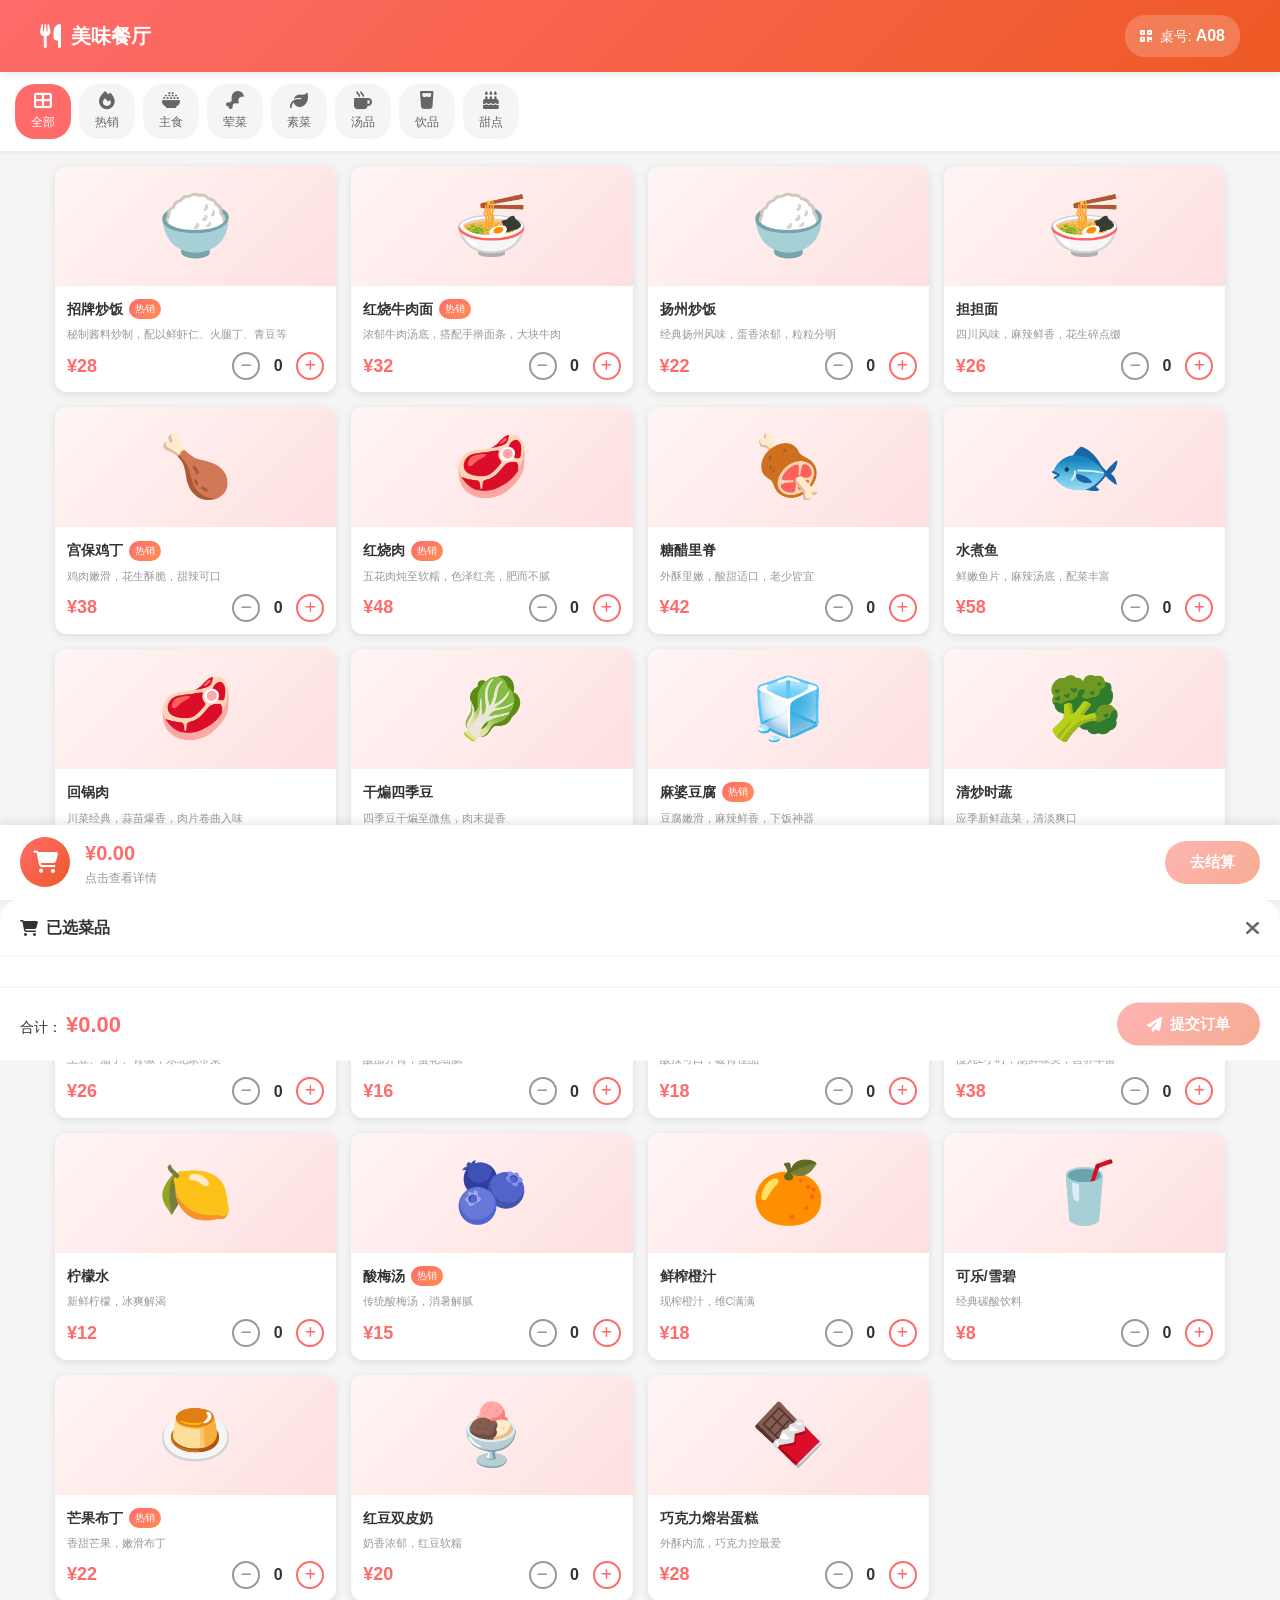
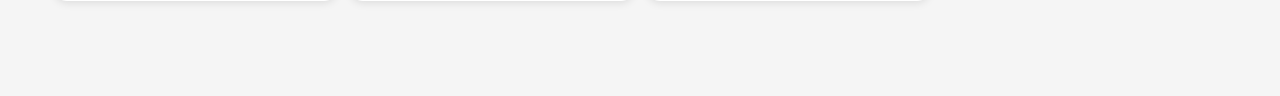
<file: index.html>
﻿<!DOCTYPE html>
<html lang="zh-CN">
<head>
    <meta charset="UTF-8">
    <meta name="viewport" content="width=device-width, initial-scale=1.0">
    <title>美味餐厅 - 扫码点餐</title>
    <link rel="stylesheet" href="css/style.css">
    <link rel="stylesheet" href="https://cdnjs.cloudflare.com/ajax/libs/font-awesome/6.4.0/css/all.min.css">
</head>
<body class="customer-page">
    <!-- 顶部导航 -->
    <header class="header">
        <div class="header-content">
            <div class="logo">
                <i class="fas fa-utensils"></i>
                <span>美味餐厅</span>
            </div>
            <div class="table-info">
                <i class="fas fa-qrcode"></i>
                <span>桌号: <strong id="table-number">A08</strong></span>
            </div>
        </div>
    </header>

    <!-- 分类导航 -->
    <nav class="category-nav">
        <div class="category-list" id="categoryList">
            <button class="category-btn active" data-category="all">
                <i class="fas fa-th-large"></i>
                <span>全部</span>
            </button>
            <button class="category-btn" data-category="hot">
                <i class="fas fa-fire"></i>
                <span>热销</span>
            </button>
            <button class="category-btn" data-category="staple">
                <i class="fas fa-bowl-rice"></i>
                <span>主食</span>
            </button>
            <button class="category-btn" data-category="meat">
                <i class="fas fa-drumstick-bite"></i>
                <span>荤菜</span>
            </button>
            <button class="category-btn" data-category="vegetable">
                <i class="fas fa-leaf"></i>
                <span>素菜</span>
            </button>
            <button class="category-btn" data-category="soup">
                <i class="fas fa-mug-hot"></i>
                <span>汤品</span>
            </button>
            <button class="category-btn" data-category="drink">
                <i class="fas fa-glass-water"></i>
                <span>饮品</span>
            </button>
            <button class="category-btn" data-category="dessert">
                <i class="fas fa-cake-candles"></i>
                <span>甜点</span>
            </button>
        </div>
    </nav>

    <!-- 菜品列表 -->
    <main class="menu-container">
        <div class="menu-grid" id="menuGrid">
            <!-- 菜品卡片将通过JavaScript动态生成 -->
        </div>
    </main>

    <!-- 购物车浮窗 -->
    <div class="cart-overlay" id="cartOverlay"></div>
    <div class="cart-panel" id="cartPanel">
        <div class="cart-header">
            <h3><i class="fas fa-shopping-cart"></i> 已选菜品</h3>
            <button class="cart-close" id="cartClose">
                <i class="fas fa-times"></i>
            </button>
        </div>
        <div class="cart-items" id="cartItems">
            <!-- 购物车商品 -->
        </div>
        <div class="cart-empty" id="cartEmpty">
            <i class="fas fa-shopping-basket"></i>
            <p>购物车是空的</p>
            <small>快去选些美味菜品吧~</small>
        </div>
        <div class="cart-footer">
            <div class="cart-total">
                <span>合计：</span>
                <span class="total-price">¥<span id="totalPrice">0.00</span></span>
            </div>
            <button class="submit-order-btn" id="submitOrder" disabled>
                <i class="fas fa-paper-plane"></i>
                提交订单
            </button>
        </div>
    </div>

    <!-- 底部购物车栏 -->
    <div class="bottom-cart-bar" id="bottomCartBar">
        <div class="cart-icon-wrapper" id="cartIconWrapper">
            <i class="fas fa-shopping-cart"></i>
            <span class="cart-badge" id="cartBadge">0</span>
        </div>
        <div class="cart-summary">
            <span class="cart-total-price">¥<span id="bottomTotalPrice">0.00</span></span>
            <span class="cart-hint">点击查看详情</span>
        </div>
        <button class="checkout-btn" id="checkoutBtn" disabled>
            去结算
        </button>
    </div>

    <!-- 订单确认弹窗 -->
    <div class="modal-overlay" id="orderModal">
        <div class="modal-content">
            <div class="modal-header">
                <h3><i class="fas fa-receipt"></i> 确认订单</h3>
                <button class="modal-close" id="modalClose">
                    <i class="fas fa-times"></i>
                </button>
            </div>
            <div class="modal-body">
                <div class="order-summary" id="orderSummary">
                    <!-- 订单摘要 -->
                </div>
                <div class="order-total-modal">
                    <span>订单总额：</span>
                    <span class="modal-total-price">¥<span id="modalTotalPrice">0.00</span></span>
                </div>
            </div>
            <div class="modal-footer">
                <button class="modal-cancel-btn" id="modalCancel">返回修改</button>
                <button class="modal-confirm-btn" id="modalConfirm">
                    <i class="fab fa-weixin"></i>
                    微信支付
                </button>
            </div>
        </div>
    </div>

    <!-- 支付成功弹窗 -->
    <div class="modal-overlay" id="successModal">
        <div class="modal-content success-modal">
            <div class="success-icon">
                <i class="fas fa-check-circle"></i>
            </div>
            <h3>下单成功！</h3>
            <p>您的订单已提交，请稍候</p>
            <div class="order-number">
                订单号：<span id="orderNumber"></span>
            </div>
            <button class="success-btn" id="successBtn">
                <i class="fas fa-clipboard-list"></i>
                查看订单
            </button>
        </div>
    </div>

    <!-- 历史订单页面 -->
    <div class="page-container" id="historyPage" style="display: none;">
        <header class="page-header">
            <button class="back-btn" id="backFromHistory">
                <i class="fas fa-arrow-left"></i>
            </button>
            <h2>历史订单</h2>
            <div></div>
        </header>
        <div class="history-orders" id="historyOrders">
            <!-- 历史订单列表 -->
        </div>
        <div class="empty-history" id="emptyHistory" style="display: none;">
            <i class="fas fa-inbox"></i>
            <p>暂无历史订单</p>
        </div>
    </div>

    <script src="js/data.js"></script>
    <script src="js/cart.js"></script>
    <script src="js/app.js"></script>
</body>
</html>
</file>
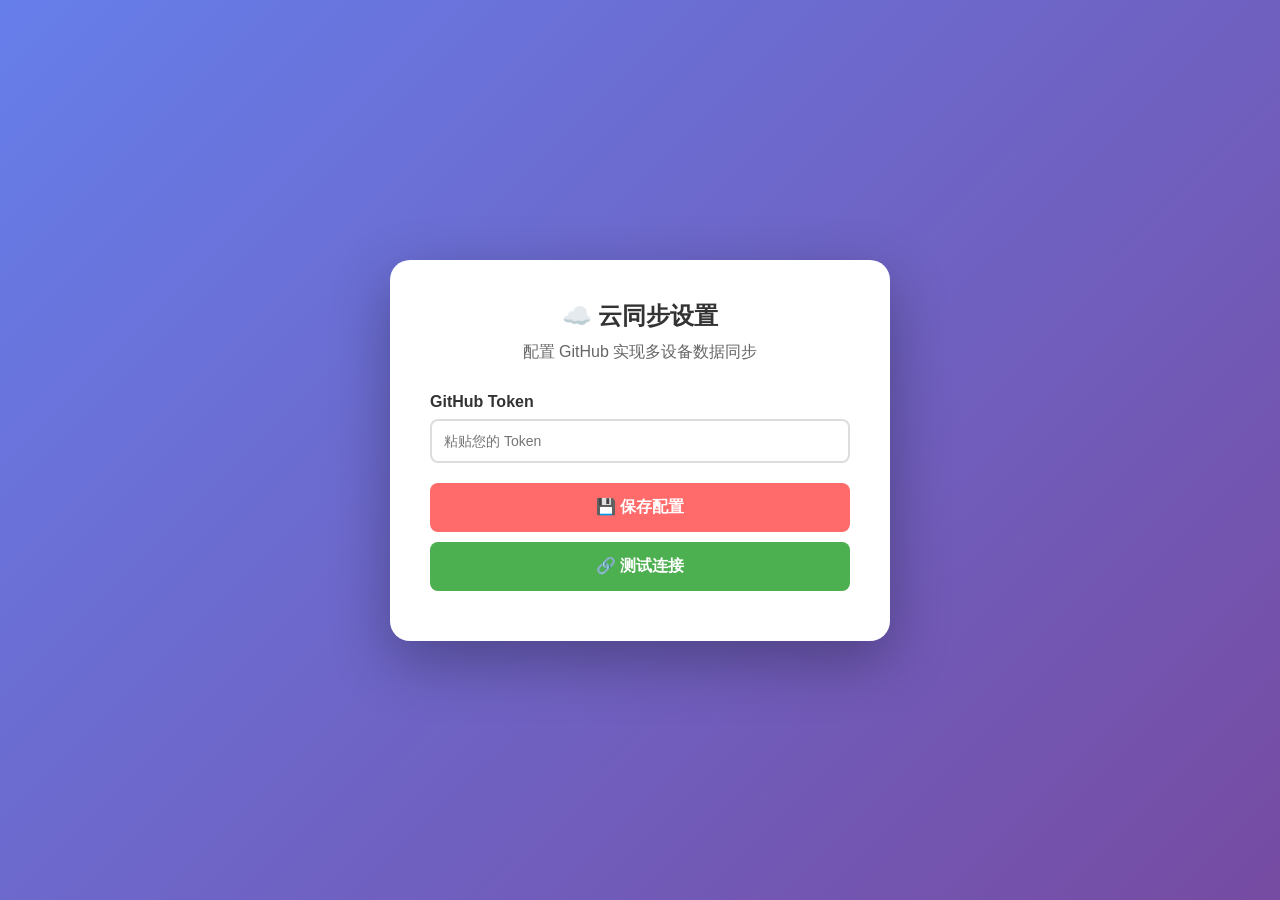
<file: setup.html>
﻿<!DOCTYPE html>
<html lang="zh-CN">
<head>
    <meta charset="UTF-8">
    <meta name="viewport" content="width=device-width, initial-scale=1.0">
    <title>系统设置 - 美味餐厅</title>
    <style>
        * { margin: 0; padding: 0; box-sizing: border-box; }
        body {
            background: linear-gradient(135deg, #667eea 0%, #764ba2 100%);
            min-height: 100vh;
            display: flex;
            align-items: center;
            justify-content: center;
            padding: 20px;
            font-family: -apple-system, BlinkMacSystemFont, sans-serif;
        }
        .container {
            background: white;
            border-radius: 20px;
            padding: 40px;
            max-width: 500px;
            width: 100%;
            box-shadow: 0 20px 60px rgba(0,0,0,0.3);
        }
        h1 { text-align: center; color: #333; margin-bottom: 10px; font-size: 24px; }
        .subtitle { text-align: center; color: #666; margin-bottom: 30px; }
        .form-group { margin-bottom: 20px; }
        label { display: block; font-weight: 600; margin-bottom: 8px; color: #333; }
        input { width: 100%; padding: 12px; border: 2px solid #ddd; border-radius: 8px; font-size: 14px; }
        input:focus { outline: none; border-color: #ff6b6b; }
        .btn { width: 100%; padding: 14px; border: none; border-radius: 8px; font-size: 16px; font-weight: 600; cursor: pointer; margin-bottom: 10px; }
        .btn-save { background: #ff6b6b; color: white; }
        .btn-test { background: #4CAF50; color: white; }
        .btn:hover { opacity: 0.9; }
        .status { padding: 15px; border-radius: 8px; margin-top: 15px; display: none; }
        .status.success { background: #e8f5e9; color: #2e7d32; display: block; }
        .status.error { background: #ffebee; color: #c62828; display: block; }
        .status.loading { background: #e3f2fd; color: #1565c0; display: block; }
        .links { margin-top: 20px; padding: 15px; background: #f5f5f5; border-radius: 8px; display: none; }
        .links.show { display: block; }
        .links a { display: block; color: #ff6b6b; margin: 5px 0; word-break: break-all; }
    </style>
</head>
<body>
    <div class="container">
        <h1>☁️ 云同步设置</h1>
        <p class="subtitle">配置 GitHub 实现多设备数据同步</p>
        
        <div class="form-group">
            <label>GitHub Token</label>
            <input type="text" id="token" placeholder="粘贴您的 Token">
        </div>
        
        <button class="btn btn-save" onclick="handleSave()">💾 保存配置</button>
        <button class="btn btn-test" onclick="handleTest()">🔗 测试连接</button>
        
        <div id="status" class="status"></div>
        
        <div id="links" class="links">
            <p><strong>✅ 配置成功！您的链接：</strong></p>
            <a id="link1" href="#" target="_blank">顾客点餐页面</a>
            <a id="link2" href="#" target="_blank">商家管理后台</a>
        </div>
    </div>

    <script>
        // Base64 编码函数（支持中文）
        function utf8_to_b64(str) {
            return window.btoa(unescape(encodeURIComponent(str)));
        }

        // 页面加载时读取保存的 Token
        window.onload = function() {
            var savedToken = localStorage.getItem('github_token');
            if (savedToken) {
                document.getElementById('token').value = savedToken;
            }
        };

        // 显示状态
        function showStatus(msg, type) {
            var el = document.getElementById('status');
            el.textContent = msg;
            el.className = 'status ' + type;
        }

        // 保存配置
        function handleSave() {
            var token = document.getElementById('token').value.trim();
            
            if (!token) {
                showStatus('❌ 请输入 Token', 'error');
                return;
            }
            
            localStorage.setItem('github_token', token);
            showStatus('✅ Token 已保存！正在测试连接...', 'success');
            
            // 自动测试连接
            setTimeout(function() { handleTest(); }, 500);
        }

        // 测试连接
        async function handleTest() {
            var token = document.getElementById('token').value.trim() || localStorage.getItem('github_token');
            
            if (!token) {
                showStatus('❌ 请先输入 Token', 'error');
                return;
            }
            
            showStatus('🔄 正在连接 GitHub...', 'loading');
            
            try {
                var url = 'https://api.github.com/repos/ttt222-del/-n/contents/data/restaurant-data.json';
                
                var response = await fetch(url, {
                    headers: {
                        'Authorization': 'token ' + token,
                        'Accept': 'application/vnd.github.v3+json'
                    }
                });
                
                if (response.status === 404) {
                    showStatus('📝 首次使用，正在创建数据...', 'loading');
                    await createData(token);
                    return;
                }
                
                if (!response.ok) {
                    var error = await response.json();
                    throw new Error(error.message || 'HTTP ' + response.status);
                }
                
                showStatus('✅ 连接成功！数据已同步', 'success');
                showLinks();
                
            } catch (err) {
                showStatus('❌ 连接失败: ' + err.message, 'error');
            }
        }

        // 创建默认数据
        async function createData(token) {
            var data = {
                menu: [
                    {id:1, name:"招牌炒饭", category:"staple", price:28, description:"秘制酱料炒制", image:"🍚", hot:true, available:true},
                    {id:2, name:"红烧牛肉面", category:"staple", price:32, description:"浓郁牛肉汤底", image:"🍜", hot:true, available:true},
                    {id:3, name:"宫保鸡丁", category:"meat", price:38, description:"鸡肉嫩滑花生酥脆", image:"🍗", hot:true, available:true},
                    {id:4, name:"红烧肉", category:"meat", price:48, description:"五花肉炖至软糯", image:"🥩", hot:true, available:true},
                    {id:5, name:"麻婆豆腐", category:"vegetable", price:24, description:"麻辣鲜香", image:"🧊", hot:true, available:true},
                    {id:6, name:"番茄蛋花汤", category:"soup", price:16, description:"酸甜开胃", image:"🍲", hot:false, available:true},
                    {id:7, name:"酸梅汤", category:"drink", price:15, description:"消暑解腻", image:"🫐", hot:true, available:true},
                    {id:8, name:"芒果布丁", category:"dessert", price:22, description:"香甜嫩滑", image:"🍮", hot:true, available:true}
                ],
                orders: [],
                lastUpdate: new Date().toISOString()
            };
            
            // 使用支持中文的编码函数
            var content = utf8_to_b64(JSON.stringify(data, null, 2));
            
            try {
                var url = 'https://api.github.com/repos/ttt222-del/-n/contents/data/restaurant-data.json';
                
                var response = await fetch(url, {
                    method: 'PUT',
                    headers: {
                        'Authorization': 'token ' + token,
                        'Content-Type': 'application/json',
                        'Accept': 'application/vnd.github.v3+json'
                    },
                    body: JSON.stringify({
                        message: '初始化餐厅数据',
                        content: content,
                        branch: 'main'
                    })
                });
                
                if (!response.ok) {
                    var err = await response.json();
                    throw new Error(err.message);
                }
                
                showStatus('✅ 初始化成功！已创建 8 个默认菜品', 'success');
                showLinks();
                
            } catch (err) {
                showStatus('❌ 创建失败: ' + err.message, 'error');
            }
        }

        // 显示链接
        function showLinks() {
            document.getElementById('link1').href = 'https://ttt222-del.github.io/-n/';
            document.getElementById('link2').href = 'https://ttt222-del.github.io/-n/admin.html';
            document.getElementById('links').classList.add('show');
        }
    </script>
</body>
</html>
</file>
<file: css/style.css>
﻿/* ==================== 基础样式 ==================== */
* {
    margin: 0;
    padding: 0;
    box-sizing: border-box;
}

:root {
    --primary-color: #ff6b6b;
    --primary-dark: #ee5a24;
    --secondary-color: #ffa726;
    --success-color: #66bb6a;
    --warning-color: #ffa726;
    --danger-color: #ef5350;
    --text-primary: #333;
    --text-secondary: #666;
    --text-light: #999;
    --bg-primary: #f5f5f5;
    --bg-white: #fff;
    --border-color: #eee;
    --shadow: 0 2px 8px rgba(0,0,0,0.1);
    --shadow-lg: 0 4px 20px rgba(0,0,0,0.15);
    --radius: 12px;
    --radius-sm: 8px;
}

body {
    font-family: -apple-system, BlinkMacSystemFont, 'Segoe UI', Roboto, 'PingFang SC', 'Microsoft YaHei', sans-serif;
    background-color: var(--bg-primary);
    color: var(--text-primary);
    line-height: 1.6;
}

/* ==================== 客户点餐页面 ==================== */
.customer-page {
    padding-bottom: 80px;
    min-height: 100vh;
}

/* 顶部导航 */
.header {
    background: linear-gradient(135deg, var(--primary-color), var(--primary-dark));
    color: white;
    padding: 15px 20px;
    position: sticky;
    top: 0;
    z-index: 100;
    box-shadow: var(--shadow);
}

.header-content {
    display: flex;
    justify-content: space-between;
    align-items: center;
    max-width: 1200px;
    margin: 0 auto;
}

.logo {
    display: flex;
    align-items: center;
    gap: 10px;
    font-size: 20px;
    font-weight: 600;
}

.logo i {
    font-size: 24px;
}

.table-info {
    display: flex;
    align-items: center;
    gap: 8px;
    background: rgba(255,255,255,0.2);
    padding: 8px 15px;
    border-radius: 20px;
    font-size: 14px;
}

.table-info strong {
    font-size: 16px;
}

/* 分类导航 */
.category-nav {
    background: var(--bg-white);
    padding: 12px 0;
    position: sticky;
    top: 60px;
    z-index: 99;
    box-shadow: 0 2px 4px rgba(0,0,0,0.05);
}

.category-list {
    display: flex;
    gap: 8px;
    padding: 0 15px;
    overflow-x: auto;
    -webkit-overflow-scrolling: touch;
    scrollbar-width: none;
}

.category-list::-webkit-scrollbar {
    display: none;
}

.category-btn {
    display: flex;
    flex-direction: column;
    align-items: center;
    gap: 4px;
    padding: 8px 16px;
    background: var(--bg-primary);
    border: none;
    border-radius: 20px;
    cursor: pointer;
    white-space: nowrap;
    transition: all 0.3s ease;
    font-size: 12px;
    color: var(--text-secondary);
}

.category-btn i {
    font-size: 18px;
}

.category-btn:hover {
    background: #ffe0e0;
    color: var(--primary-color);
}

.category-btn.active {
    background: var(--primary-color);
    color: white;
}

/* 菜品列表 */
.menu-container {
    padding: 15px;
    max-width: 1200px;
    margin: 0 auto;
}

.menu-grid {
    display: grid;
    grid-template-columns: repeat(auto-fill, minmax(160px, 1fr));
    gap: 15px;
}

.menu-card {
    background: var(--bg-white);
    border-radius: var(--radius);
    overflow: hidden;
    box-shadow: var(--shadow);
    transition: transform 0.3s ease, box-shadow 0.3s ease;
    cursor: pointer;
}

.menu-card:hover {
    transform: translateY(-5px);
    box-shadow: var(--shadow-lg);
}

.menu-image {
    width: 100%;
    height: 120px;
    display: flex;
    align-items: center;
    justify-content: center;
    font-size: 60px;
    background: linear-gradient(135deg, #fff5f5, #ffe0e0);
}

.menu-info {
    padding: 12px;
}

.menu-name {
    font-size: 14px;
    font-weight: 600;
    margin-bottom: 6px;
    display: flex;
    align-items: center;
    gap: 6px;
}

.hot-badge {
    background: linear-gradient(135deg, #ff6b6b, #ff8e53);
    color: white;
    font-size: 10px;
    padding: 2px 6px;
    border-radius: 10px;
    font-weight: normal;
}

.menu-desc {
    font-size: 11px;
    color: var(--text-light);
    margin-bottom: 8px;
    display: -webkit-box;
    -webkit-line-clamp: 2;
    -webkit-box-orient: vertical;
    overflow: hidden;
}

.menu-bottom {
    display: flex;
    justify-content: space-between;
    align-items: center;
}

.menu-price {
    font-size: 18px;
    font-weight: 700;
    color: var(--primary-color);
}

.quantity-control {
    display: flex;
    align-items: center;
    gap: 8px;
}

.qty-btn {
    width: 28px;
    height: 28px;
    border-radius: 50%;
    border: 2px solid var(--primary-color);
    background: white;
    color: var(--primary-color);
    display: flex;
    align-items: center;
    justify-content: center;
    cursor: pointer;
    transition: all 0.3s ease;
    font-size: 12px;
}

.qty-btn:hover {
    background: var(--primary-color);
    color: white;
}

.qty-btn.minus {
    border-color: var(--text-light);
    color: var(--text-light);
}

.qty-btn.minus:hover {
    background: var(--text-light);
    color: white;
}

.qty-value {
    font-size: 16px;
    font-weight: 600;
    min-width: 20px;
    text-align: center;
}

/* ==================== 购物车 ==================== */
.cart-overlay {
    position: fixed;
    top: 0;
    left: 0;
    right: 0;
    bottom: 0;
    background: rgba(0,0,0,0.5);
    z-index: 200;
    opacity: 0;
    visibility: hidden;
    transition: all 0.3s ease;
}

.cart-overlay.show {
    opacity: 1;
    visibility: visible;
}

.cart-panel {
    position: fixed;
    bottom: 0;
    left: 0;
    right: 0;
    background: var(--bg-white);
    border-radius: 20px 20px 0 0;
    z-index: 201;
    transform: translateY(100%);
    transition: transform 0.3s ease;
    max-height: 70vh;
    display: flex;
    flex-direction: column;
}

.cart-panel.open {
    transform: translateY(0);
}

.cart-header {
    display: flex;
    justify-content: space-between;
    align-items: center;
    padding: 15px 20px;
    border-bottom: 1px solid var(--border-color);
}

.cart-header h3 {
    font-size: 16px;
    display: flex;
    align-items: center;
    gap: 8px;
}

.cart-close {
    background: none;
    border: none;
    font-size: 20px;
    cursor: pointer;
    color: var(--text-secondary);
}

.cart-items {
    flex: 1;
    overflow-y: auto;
    padding: 15px 20px;
}

.cart-item {
    display: flex;
    justify-content: space-between;
    align-items: center;
    padding: 12px 0;
    border-bottom: 1px solid var(--border-color);
}

.cart-item-info {
    display: flex;
    align-items: center;
    gap: 12px;
}

.cart-item-image {
    font-size: 30px;
}

.cart-item-details h4 {
    font-size: 14px;
    margin-bottom: 4px;
}

.cart-item-price {
    font-size: 14px;
    color: var(--primary-color);
}

.cart-item-actions {
    display: flex;
    align-items: center;
    gap: 10px;
}

.cart-qty-btn {
    width: 30px;
    height: 30px;
    border-radius: 50%;
    border: 1px solid var(--border-color);
    background: white;
    cursor: pointer;
    display: flex;
    align-items: center;
    justify-content: center;
    transition: all 0.3s ease;
}

.cart-qty-btn:hover {
    border-color: var(--primary-color);
    color: var(--primary-color);
}

.cart-qty-value {
    font-size: 16px;
    font-weight: 600;
    min-width: 25px;
    text-align: center;
}

.cart-empty {
    display: none;
    flex-direction: column;
    align-items: center;
    justify-content: center;
    padding: 40px 20px;
    color: var(--text-light);
}

.cart-empty i {
    font-size: 50px;
    margin-bottom: 15px;
}

.cart-empty p {
    font-size: 16px;
    margin-bottom: 5px;
}

.cart-empty small {
    font-size: 12px;
}

.cart-footer {
    padding: 15px 20px;
    border-top: 1px solid var(--border-color);
    display: flex;
    justify-content: space-between;
    align-items: center;
}

.cart-total {
    font-size: 14px;
}

.total-price {
    font-size: 22px;
    font-weight: 700;
    color: var(--primary-color);
}

.submit-order-btn {
    padding: 12px 30px;
    background: linear-gradient(135deg, var(--primary-color), var(--primary-dark));
    color: white;
    border: none;
    border-radius: 25px;
    font-size: 15px;
    font-weight: 600;
    cursor: pointer;
    display: flex;
    align-items: center;
    gap: 8px;
    transition: all 0.3s ease;
}

.submit-order-btn:hover:not(:disabled) {
    transform: scale(1.05);
    box-shadow: 0 4px 15px rgba(255,107,107,0.4);
}

.submit-order-btn:disabled {
    opacity: 0.5;
    cursor: not-allowed;
}

/* 底部购物车栏 */
.bottom-cart-bar {
    position: fixed;
    bottom: 0;
    left: 0;
    right: 0;
    background: var(--bg-white);
    padding: 12px 20px;
    display: flex;
    align-items: center;
    gap: 15px;
    box-shadow: 0 -2px 10px rgba(0,0,0,0.1);
    z-index: 150;
    transition: all 0.3s ease;
}

.cart-icon-wrapper {
    position: relative;
    width: 50px;
    height: 50px;
    background: linear-gradient(135deg, var(--primary-color), var(--primary-dark));
    border-radius: 50%;
    display: flex;
    align-items: center;
    justify-content: center;
    cursor: pointer;
    transition: transform 0.3s ease;
}

.cart-icon-wrapper:hover {
    transform: scale(1.1);
}

.cart-icon-wrapper i {
    color: white;
    font-size: 22px;
}

.cart-badge {
    position: absolute;
    top: -5px;
    right: -5px;
    background: var(--secondary-color);
    color: white;
    font-size: 11px;
    font-weight: 600;
    width: 20px;
    height: 20px;
    border-radius: 50%;
    display: flex;
    align-items: center;
    justify-content: center;
    display: none;
}

.cart-summary {
    flex: 1;
}

.cart-total-price {
    font-size: 20px;
    font-weight: 700;
    color: var(--primary-color);
}

.cart-hint {
    display: block;
    font-size: 12px;
    color: var(--text-light);
}

.checkout-btn {
    padding: 12px 25px;
    background: linear-gradient(135deg, var(--primary-color), var(--primary-dark));
    color: white;
    border: none;
    border-radius: 25px;
    font-size: 15px;
    font-weight: 600;
    cursor: pointer;
    transition: all 0.3s ease;
}

.checkout-btn:hover:not(:disabled) {
    transform: scale(1.05);
}

.checkout-btn:disabled {
    opacity: 0.5;
    cursor: not-allowed;
}

/* ==================== 弹窗样式 ==================== */
.modal-overlay {
    position: fixed;
    top: 0;
    left: 0;
    right: 0;
    bottom: 0;
    background: rgba(0,0,0,0.5);
    z-index: 300;
    display: flex;
    align-items: center;
    justify-content: center;
    opacity: 0;
    visibility: hidden;
    transition: all 0.3s ease;
}

.modal-overlay.show {
    opacity: 1;
    visibility: visible;
}

.modal-content {
    background: var(--bg-white);
    border-radius: var(--radius);
    width: 90%;
    max-width: 500px;
    max-height: 80vh;
    overflow: hidden;
    transform: scale(0.9);
    transition: transform 0.3s ease;
}

.modal-overlay.show .modal-content {
    transform: scale(1);
}

.modal-header {
    display: flex;
    justify-content: space-between;
    align-items: center;
    padding: 15px 20px;
    border-bottom: 1px solid var(--border-color);
}

.modal-header h3 {
    font-size: 16px;
    display: flex;
    align-items: center;
    gap: 8px;
}

.modal-close {
    background: none;
    border: none;
    font-size: 20px;
    cursor: pointer;
    color: var(--text-secondary);
}

.modal-body {
    padding: 20px;
    overflow-y: auto;
    max-height: 50vh;
}

.order-info {
    background: var(--bg-primary);
    padding: 12px;
    border-radius: var(--radius-sm);
    margin-bottom: 15px;
}

.order-info p {
    display: flex;
    align-items: center;
    gap: 8px;
    font-size: 14px;
    margin-bottom: 5px;
}

.order-info p:last-child {
    margin-bottom: 0;
}

.order-items-list {
    border-top: 1px solid var(--border-color);
    padding-top: 15px;
}

.order-item-row {
    display: flex;
    justify-content: space-between;
    align-items: center;
    padding: 8px 0;
    font-size: 14px;
}

.order-item-name {
    flex: 1;
}

.order-item-qty {
    color: var(--text-light);
    margin: 0 15px;
}

.order-item-price {
    font-weight: 600;
}

.order-total-modal {
    display: flex;
    justify-content: space-between;
    align-items: center;
    padding: 15px 0;
    border-top: 1px solid var(--border-color);
    margin-top: 15px;
    font-size: 14px;
}

.modal-total-price {
    font-size: 22px;
    font-weight: 700;
    color: var(--primary-color);
}

.modal-footer {
    display: flex;
    justify-content: flex-end;
    gap: 10px;
    padding: 15px 20px;
    border-top: 1px solid var(--border-color);
}

.modal-cancel-btn {
    padding: 10px 20px;
    background: var(--bg-primary);
    border: none;
    border-radius: 20px;
    cursor: pointer;
    font-size: 14px;
}

.modal-confirm-btn {
    padding: 10px 25px;
    background: #07c160;
    color: white;
    border: none;
    border-radius: 20px;
    cursor: pointer;
    font-size: 14px;
    font-weight: 600;
    display: flex;
    align-items: center;
    gap: 8px;
    transition: all 0.3s ease;
}

.modal-confirm-btn:hover {
    background: #06ad56;
    transform: scale(1.05);
}

/* 支付成功弹窗 */
.success-modal {
    text-align: center;
    padding: 30px;
}

.success-icon {
    font-size: 60px;
    color: var(--success-color);
    margin-bottom: 15px;
}

.success-modal h3 {
    font-size: 20px;
    margin-bottom: 10px;
}

.success-modal p {
    color: var(--text-secondary);
    margin-bottom: 15px;
}

.order-number {
    background: var(--bg-primary);
    padding: 10px;
    border-radius: var(--radius-sm);
    font-size: 12px;
    margin-bottom: 20px;
    word-break: break-all;
}

.success-btn {
    padding: 12px 30px;
    background: var(--primary-color);
    color: white;
    border: none;
    border-radius: 25px;
    font-size: 15px;
    cursor: pointer;
    display: inline-flex;
    align-items: center;
    gap: 8px;
}

/* ==================== 历史订单页面 ==================== */
.page-container {
    min-height: 100vh;
    background: var(--bg-primary);
}

.page-header {
    display: flex;
    justify-content: space-between;
    align-items: center;
    padding: 15px 20px;
    background: var(--bg-white);
    box-shadow: var(--shadow);
}

.page-header h2 {
    font-size: 18px;
}

.back-btn {
    background: none;
    border: none;
    font-size: 20px;
    cursor: pointer;
    color: var(--text-primary);
}

.history-orders {
    padding: 15px;
}

.history-order-card {
    background: var(--bg-white);
    border-radius: var(--radius);
    padding: 15px;
    margin-bottom: 12px;
    box-shadow: var(--shadow);
}

.history-order-header {
    display: flex;
    justify-content: space-between;
    align-items: center;
    margin-bottom: 10px;
}

.history-order-info {
    display: flex;
    align-items: center;
    gap: 10px;
}

.history-order-number {
    font-size: 12px;
    color: var(--text-light);
}

.history-order-table {
    background: var(--bg-primary);
    padding: 4px 10px;
    border-radius: 10px;
    font-size: 12px;
    font-weight: 600;
}

.status-badge {
    padding: 4px 10px;
    border-radius: 10px;
    font-size: 12px;
    font-weight: 500;
    display: inline-flex;
    align-items: center;
    gap: 5px;
}

.status-pending {
    background: #fff3e0;
    color: #f57c00;
}

.status-preparing {
    background: #e3f2fd;
    color: #1976d2;
}

.status-ready {
    background: #e8f5e9;
    color: #388e3c;
}

.status-completed {
    background: #f5f5f5;
    color: #757575;
}

.history-order-items {
    display: flex;
    flex-wrap: wrap;
    gap: 6px;
    margin-bottom: 10px;
}

.history-item {
    background: var(--bg-primary);
    padding: 4px 8px;
    border-radius: 6px;
    font-size: 12px;
}

.history-order-footer {
    display: flex;
    justify-content: space-between;
    align-items: center;
    padding-top: 10px;
    border-top: 1px solid var(--border-color);
}

.history-order-time {
    font-size: 12px;
    color: var(--text-light);
}

.history-order-total {
    font-size: 18px;
    font-weight: 700;
    color: var(--primary-color);
}

.empty-history {
    display: flex;
    flex-direction: column;
    align-items: center;
    justify-content: center;
    padding: 60px 20px;
    color: var(--text-light);
}

.empty-history i {
    font-size: 60px;
    margin-bottom: 15px;
}

.empty-history p {
    font-size: 16px;
}

/* ==================== Toast提示 ==================== */
.toast {
    position: fixed;
    top: 80px;
    left: 50%;
    transform: translateX(-50%) translateY(-20px);
    background: rgba(0,0,0,0.8);
    color: white;
    padding: 10px 20px;
    border-radius: 20px;
    font-size: 14px;
    z-index: 1000;
    opacity: 0;
    transition: all 0.3s ease;
    display: flex;
    align-items: center;
    gap: 8px;
}

.toast.show {
    opacity: 1;
    transform: translateX(-50%) translateY(0);
}

/* ==================== 响应式设计 ==================== */
@media (max-width: 480px) {
    .menu-grid {
        grid-template-columns: repeat(2, 1fr);
        gap: 10px;
    }
    
    .menu-image {
        height: 100px;
        font-size: 50px;
    }
    
    .header-content {
        flex-direction: column;
        gap: 10px;
    }
    
    .table-info {
        align-self: flex-end;
    }
}

@media (min-width: 768px) {
    .menu-grid {
        grid-template-columns: repeat(3, 1fr);
    }
}

@media (min-width: 1024px) {
    .menu-grid {
        grid-template-columns: repeat(4, 1fr);
    }
}
</file>
